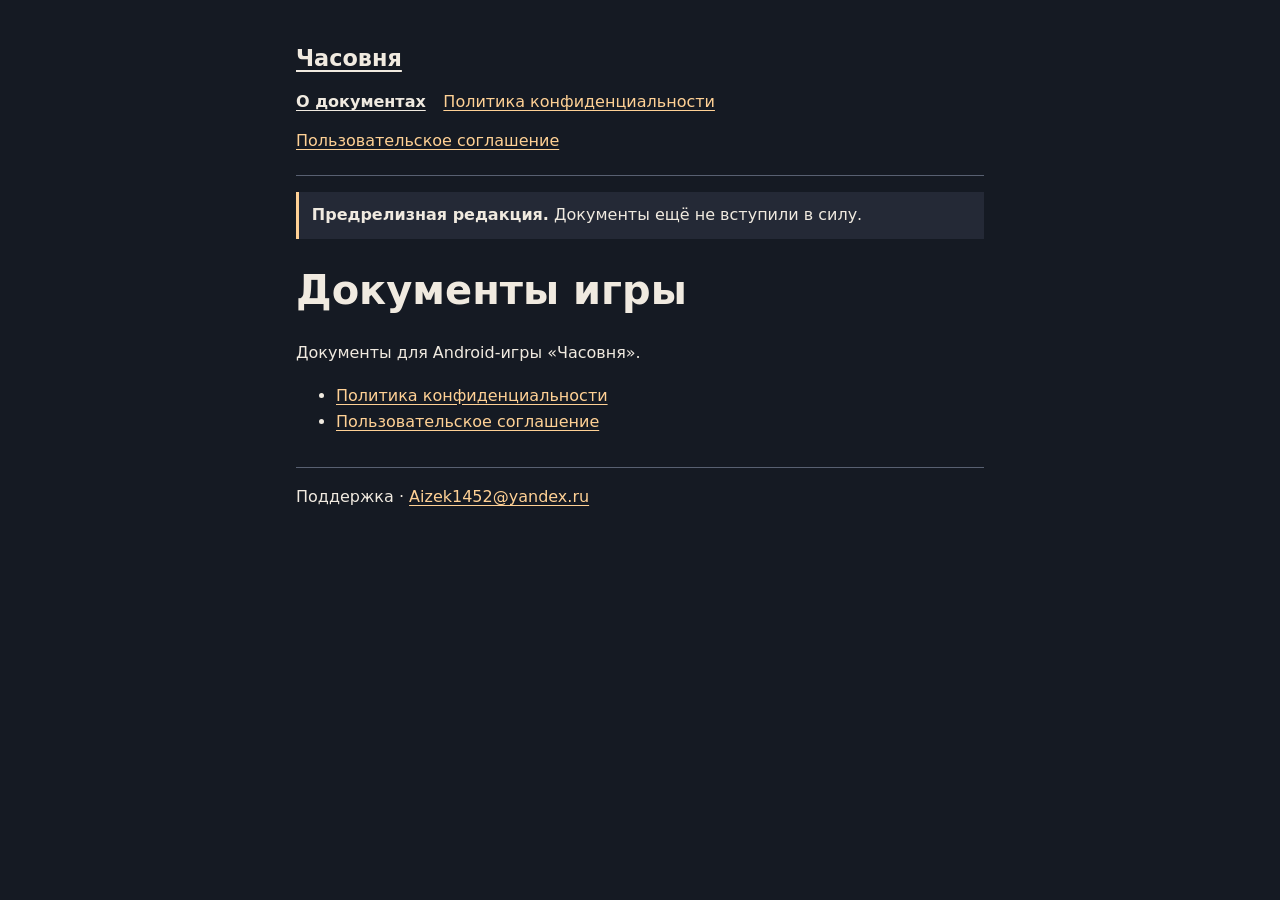
<file: index.html>
<!doctype html>
<html lang="ru">
<head>
  <meta charset="utf-8">
  <meta name="viewport" content="width=device-width, initial-scale=1">
  <meta name="robots" content="noindex, nofollow">
  <title>Документы игры · Часовня</title>
  <link rel="stylesheet" href="style.css">
</head>
<body>
<header>
  <a class="brand" href="index.html">Часовня</a>
  <nav aria-label="Документы">
  <a href="index.html" aria-current="page">О документах</a>
<a href="privacy.html">Политика конфиденциальности</a>
<a href="terms.html">Пользовательское соглашение</a>
  </nav>
</header>
<main>
  <p class="draft"><strong>Предрелизная редакция.</strong> Документы ещё не вступили в силу.</p>
  <h1>Документы игры</h1>
  <p>Документы для Android-игры «Часовня».</p>
  <ul>
    <li><a href="privacy.html">Политика конфиденциальности</a></li>
    <li><a href="terms.html">Пользовательское соглашение</a></li>
  </ul>
</main>
<footer>Поддержка · <a href="mailto:Aizek1452@yandex.ru">Aizek1452@yandex.ru</a></footer>
</body>
</html>
</file>
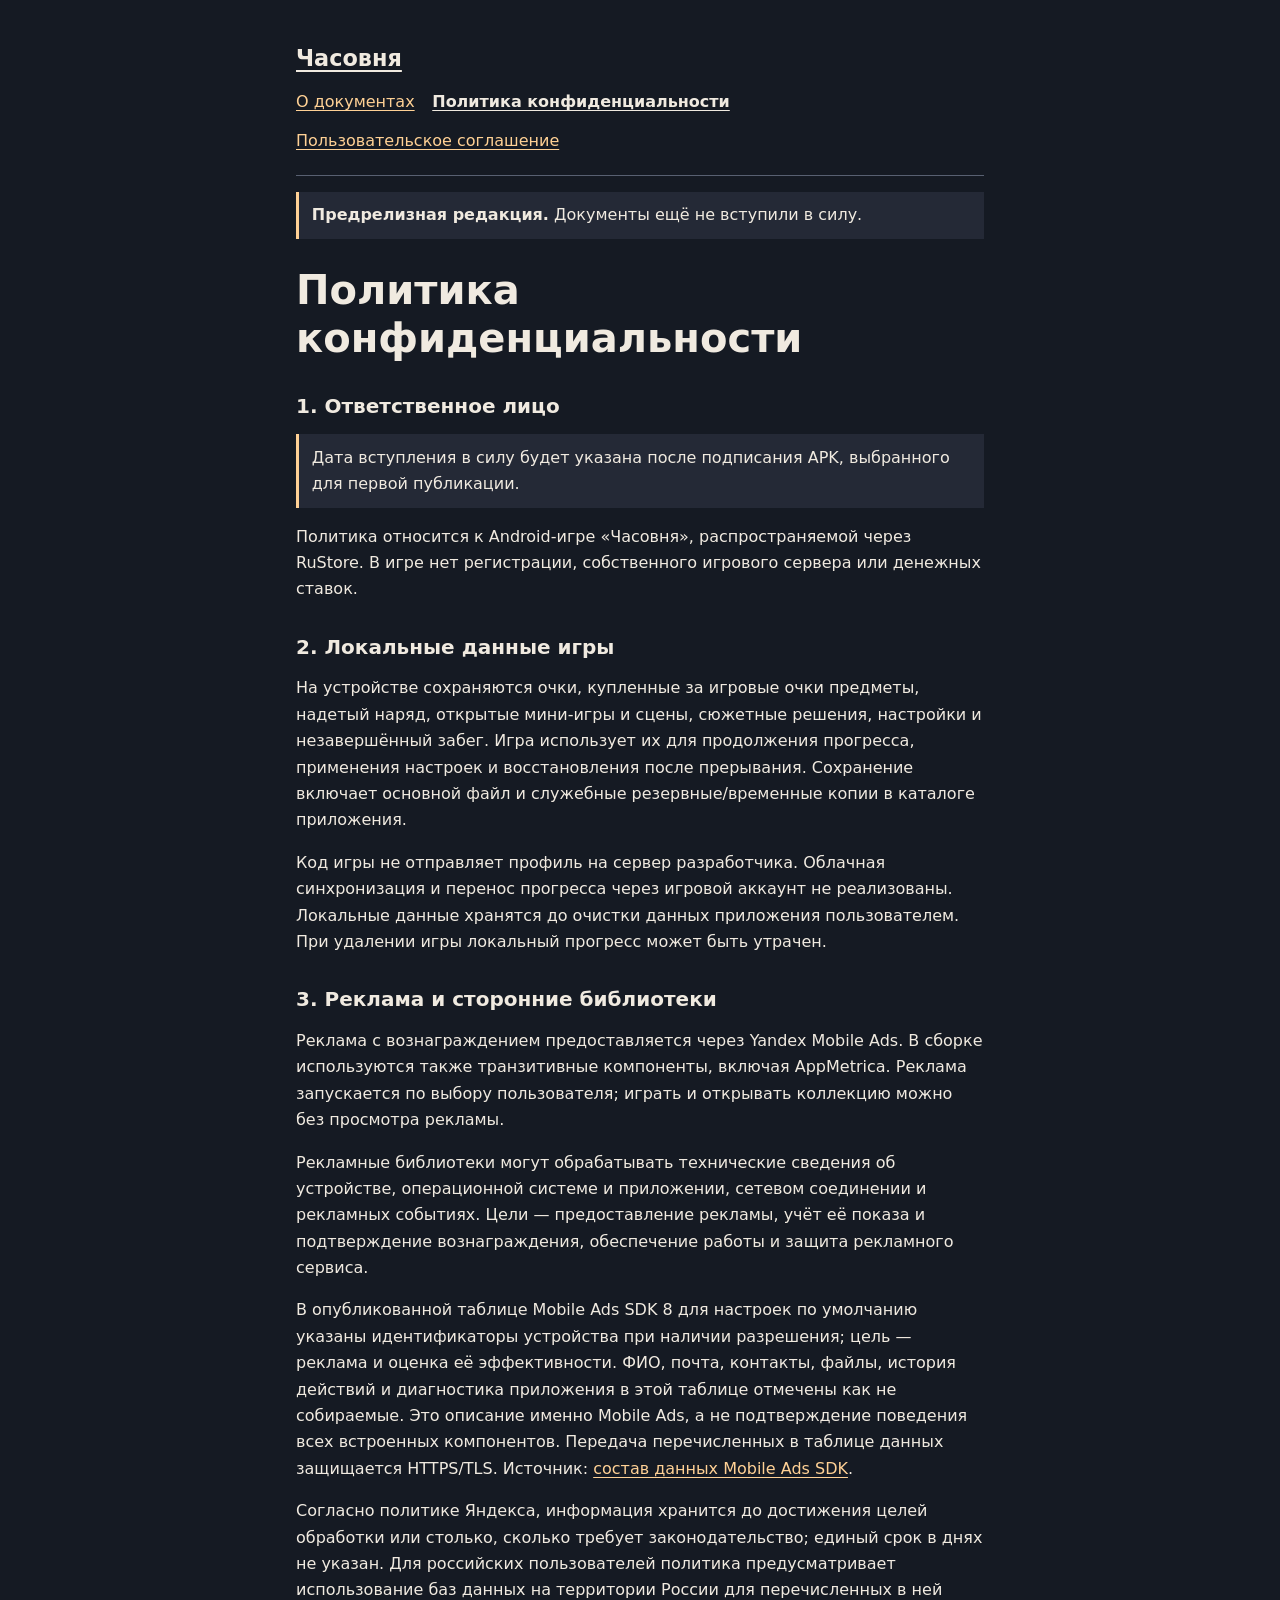
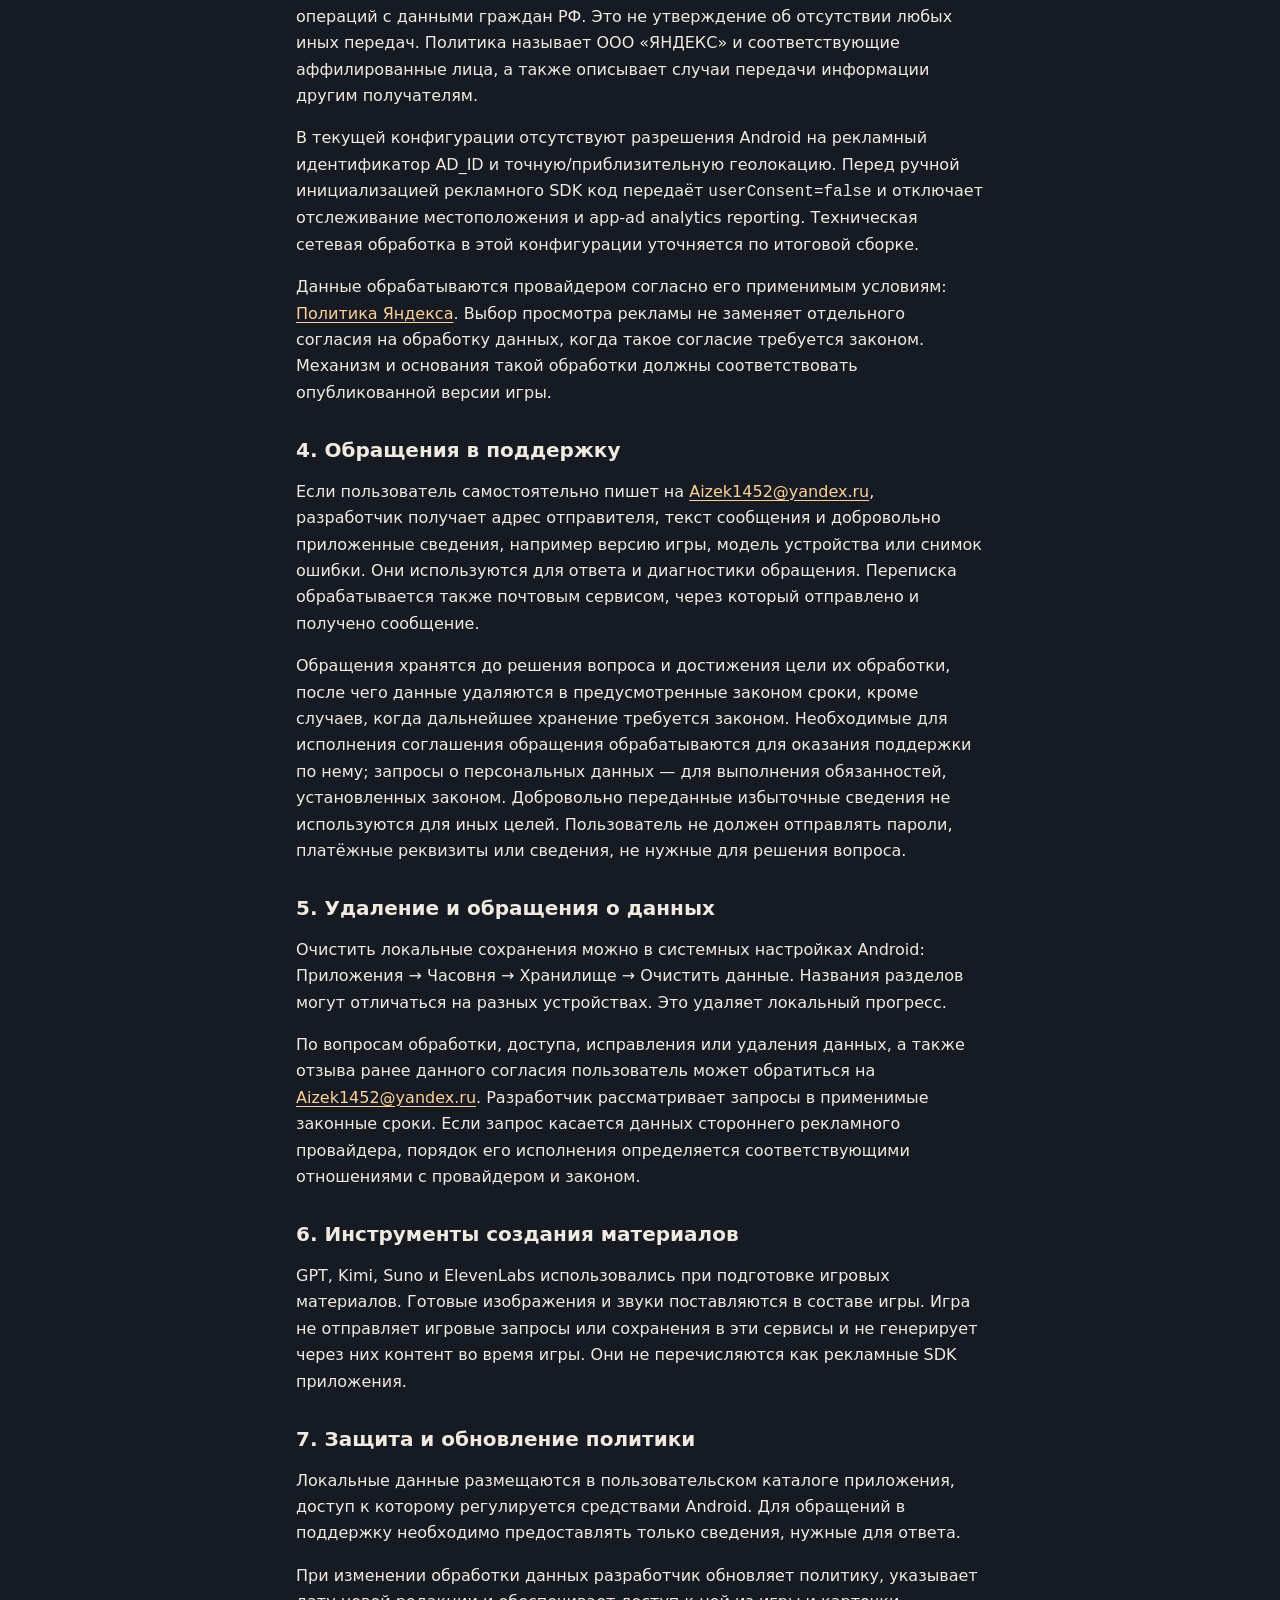
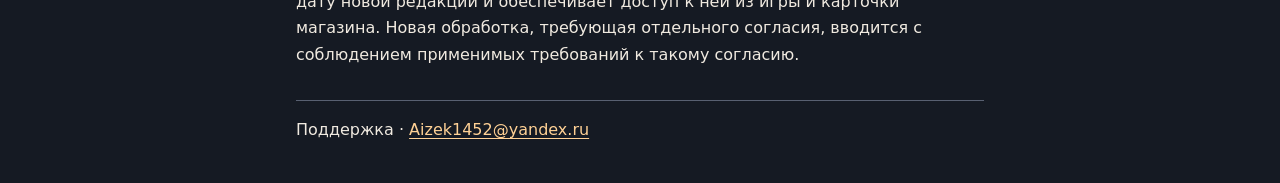
<file: privacy.html>
<!doctype html>
<html lang="ru">
<head>
  <meta charset="utf-8">
  <meta name="viewport" content="width=device-width, initial-scale=1">
  <meta name="robots" content="noindex, nofollow">
  <title>Политика конфиденциальности · Часовня</title>
  <link rel="stylesheet" href="style.css">
</head>
<body>
<header>
  <a class="brand" href="index.html">Часовня</a>
  <nav aria-label="Документы">
  <a href="index.html">О документах</a>
<a href="privacy.html" aria-current="page">Политика конфиденциальности</a>
<a href="terms.html">Пользовательское соглашение</a>
  </nav>
</header>
<main>
  <p class="draft"><strong>Предрелизная редакция.</strong> Документы ещё не вступили в силу.</p>
  <h1>Политика конфиденциальности</h1>
  <h2>1. Ответственное лицо</h2>
  <p class="pending">Дата вступления в силу будет указана после подписания APK, выбранного для первой публикации.</p>
  <p>Политика относится к Android-игре «Часовня», распространяемой через RuStore. В игре нет регистрации, собственного игрового сервера или денежных ставок.</p>
  <h2>2. Локальные данные игры</h2>
  <p>На устройстве сохраняются очки, купленные за игровые очки предметы, надетый наряд, открытые мини-игры и сцены, сюжетные решения, настройки и незавершённый забег. Игра использует их для продолжения прогресса, применения настроек и восстановления после прерывания. Сохранение включает основной файл и служебные резервные/временные копии в каталоге приложения.</p>
  <p>Код игры не отправляет профиль на сервер разработчика. Облачная синхронизация и перенос прогресса через игровой аккаунт не реализованы. Локальные данные хранятся до очистки данных приложения пользователем. При удалении игры локальный прогресс может быть утрачен.</p>
  <h2>3. Реклама и сторонние библиотеки</h2>
  <p>Реклама с вознаграждением предоставляется через Yandex Mobile Ads. В сборке используются также транзитивные компоненты, включая AppMetrica. Реклама запускается по выбору пользователя; играть и открывать коллекцию можно без просмотра рекламы.</p>
  <p>Рекламные библиотеки могут обрабатывать технические сведения об устройстве, операционной системе и приложении, сетевом соединении и рекламных событиях. Цели — предоставление рекламы, учёт её показа и подтверждение вознаграждения, обеспечение работы и защита рекламного сервиса.</p>
  <p>В опубликованной таблице Mobile Ads SDK 8 для настроек по умолчанию указаны идентификаторы устройства при наличии разрешения; цель — реклама и оценка её эффективности. ФИО, почта, контакты, файлы, история действий и диагностика приложения в этой таблице отмечены как не собираемые. Это описание именно Mobile Ads, а не подтверждение поведения всех встроенных компонентов. Передача перечисленных в таблице данных защищается HTTPS/TLS. Источник: <a href="https://ads.yandex.com/helpcenter/ru/dev/android/app-privacy-android">состав данных Mobile Ads SDK</a>.</p>
  <p>Согласно политике Яндекса, информация хранится до достижения целей обработки или столько, сколько требует законодательство; единый срок в днях не указан. Для российских пользователей политика предусматривает использование баз данных на территории России для перечисленных в ней операций с данными граждан РФ. Это не утверждение об отсутствии любых иных передач. Политика называет ООО «ЯНДЕКС» и соответствующие аффилированные лица, а также описывает случаи передачи информации другим получателям.</p>
  <p>В текущей конфигурации отсутствуют разрешения Android на рекламный идентификатор AD_ID и точную/приблизительную геолокацию. Перед ручной инициализацией рекламного SDK код передаёт <code>userConsent=false</code> и отключает отслеживание местоположения и app-ad analytics reporting. Техническая сетевая обработка в этой конфигурации уточняется по итоговой сборке.</p>
  <p>Данные обрабатываются провайдером согласно его применимым условиям: <a href="https://yandex.ru/legal/confidential/">Политика Яндекса</a>. Выбор просмотра рекламы не заменяет отдельного согласия на обработку данных, когда такое согласие требуется законом. Механизм и основания такой обработки должны соответствовать опубликованной версии игры.</p>
  <h2>4. Обращения в поддержку</h2>
  <p>Если пользователь самостоятельно пишет на <a href="mailto:Aizek1452@yandex.ru">Aizek1452@yandex.ru</a>, разработчик получает адрес отправителя, текст сообщения и добровольно приложенные сведения, например версию игры, модель устройства или снимок ошибки. Они используются для ответа и диагностики обращения. Переписка обрабатывается также почтовым сервисом, через который отправлено и получено сообщение.</p>
  <p>Обращения хранятся до решения вопроса и достижения цели их обработки, после чего данные удаляются в предусмотренные законом сроки, кроме случаев, когда дальнейшее хранение требуется законом. Необходимые для исполнения соглашения обращения обрабатываются для оказания поддержки по нему; запросы о персональных данных — для выполнения обязанностей, установленных законом. Добровольно переданные избыточные сведения не используются для иных целей. Пользователь не должен отправлять пароли, платёжные реквизиты или сведения, не нужные для решения вопроса.</p>
  <h2>5. Удаление и обращения о данных</h2>
  <p>Очистить локальные сохранения можно в системных настройках Android: Приложения → Часовня → Хранилище → Очистить данные. Названия разделов могут отличаться на разных устройствах. Это удаляет локальный прогресс.</p>
  <p>По вопросам обработки, доступа, исправления или удаления данных, а также отзыва ранее данного согласия пользователь может обратиться на <a href="mailto:Aizek1452@yandex.ru">Aizek1452@yandex.ru</a>. Разработчик рассматривает запросы в применимые законные сроки. Если запрос касается данных стороннего рекламного провайдера, порядок его исполнения определяется соответствующими отношениями с провайдером и законом.</p>
  <h2>6. Инструменты создания материалов</h2>
  <p>GPT, Kimi, Suno и ElevenLabs использовались при подготовке игровых материалов. Готовые изображения и звуки поставляются в составе игры. Игра не отправляет игровые запросы или сохранения в эти сервисы и не генерирует через них контент во время игры. Они не перечисляются как рекламные SDK приложения.</p>
  <h2>7. Защита и обновление политики</h2>
  <p>Локальные данные размещаются в пользовательском каталоге приложения, доступ к которому регулируется средствами Android. Для обращений в поддержку необходимо предоставлять только сведения, нужные для ответа.</p>
  <p>При изменении обработки данных разработчик обновляет политику, указывает дату новой редакции и обеспечивает доступ к ней из игры и карточки магазина. Новая обработка, требующая отдельного согласия, вводится с соблюдением применимых требований к такому согласию.</p>
</main>
<footer>Поддержка · <a href="mailto:Aizek1452@yandex.ru">Aizek1452@yandex.ru</a></footer>
</body>
</html>
</file>
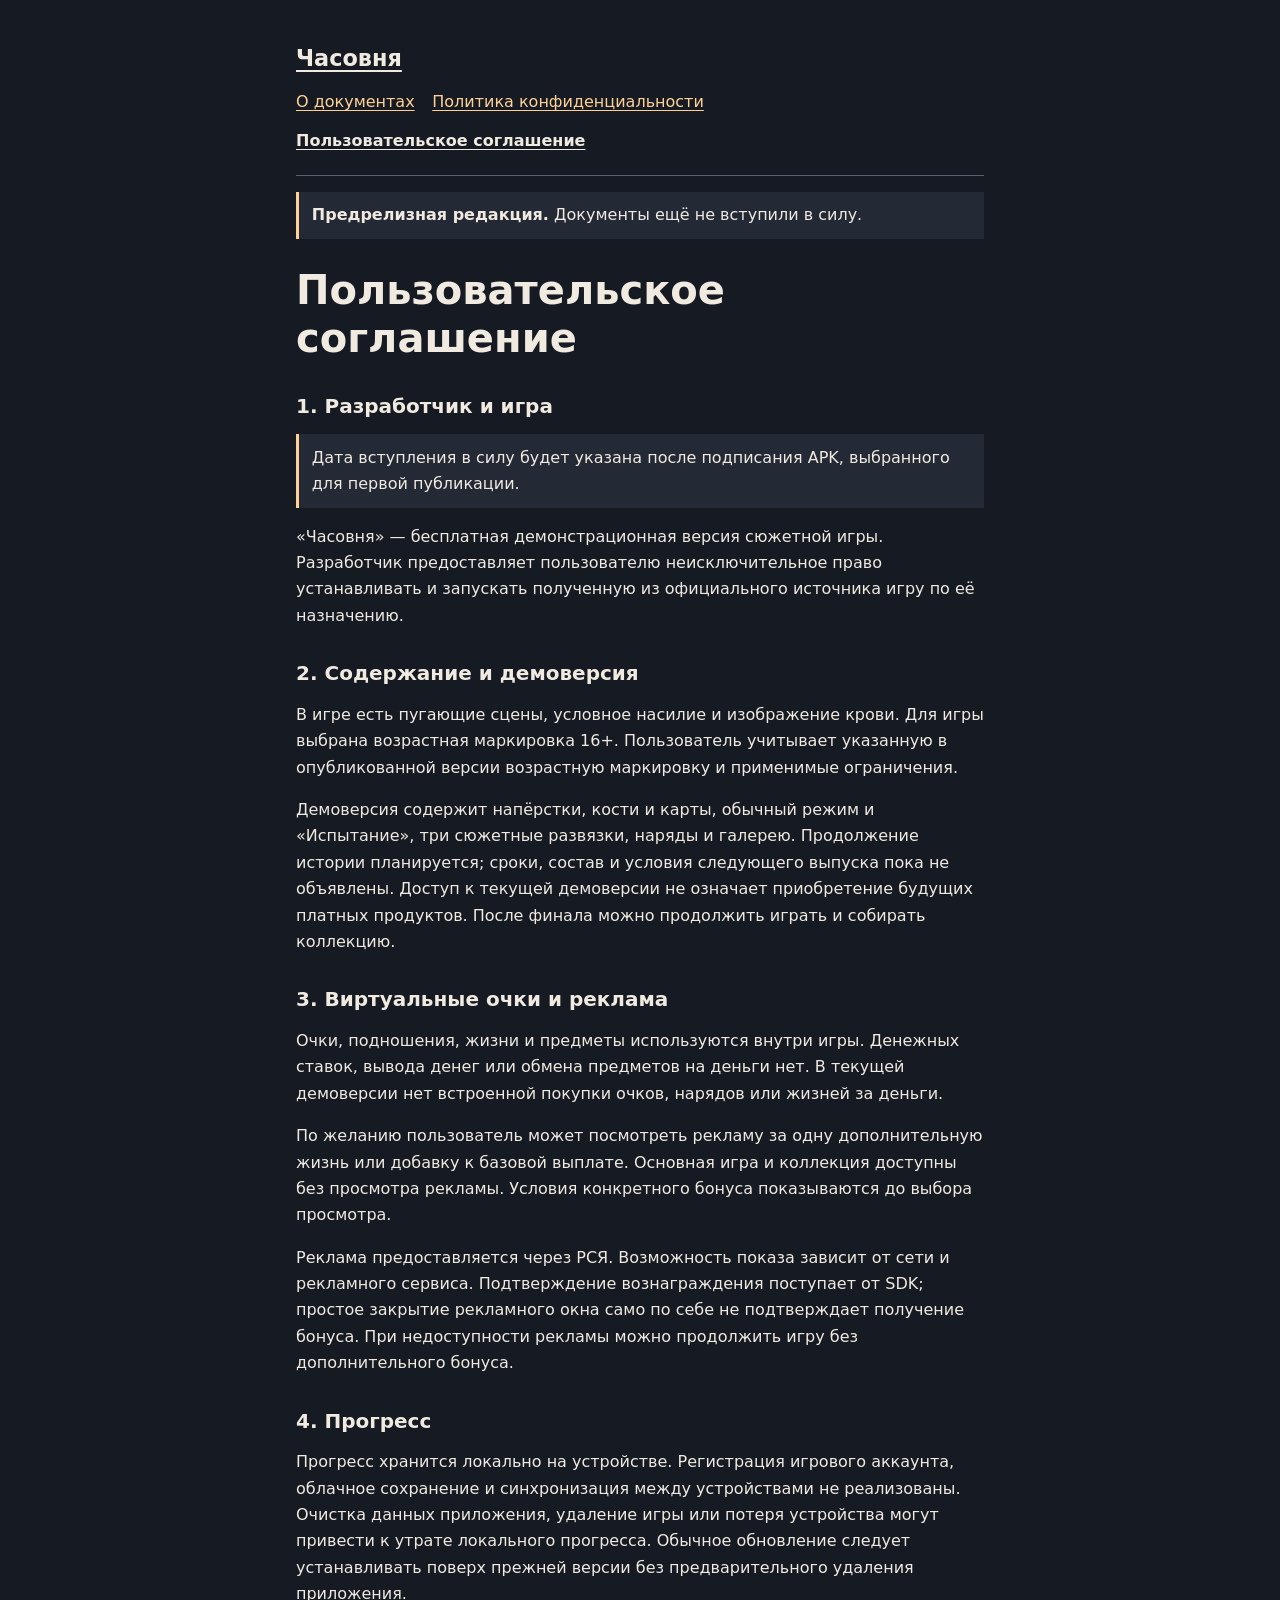
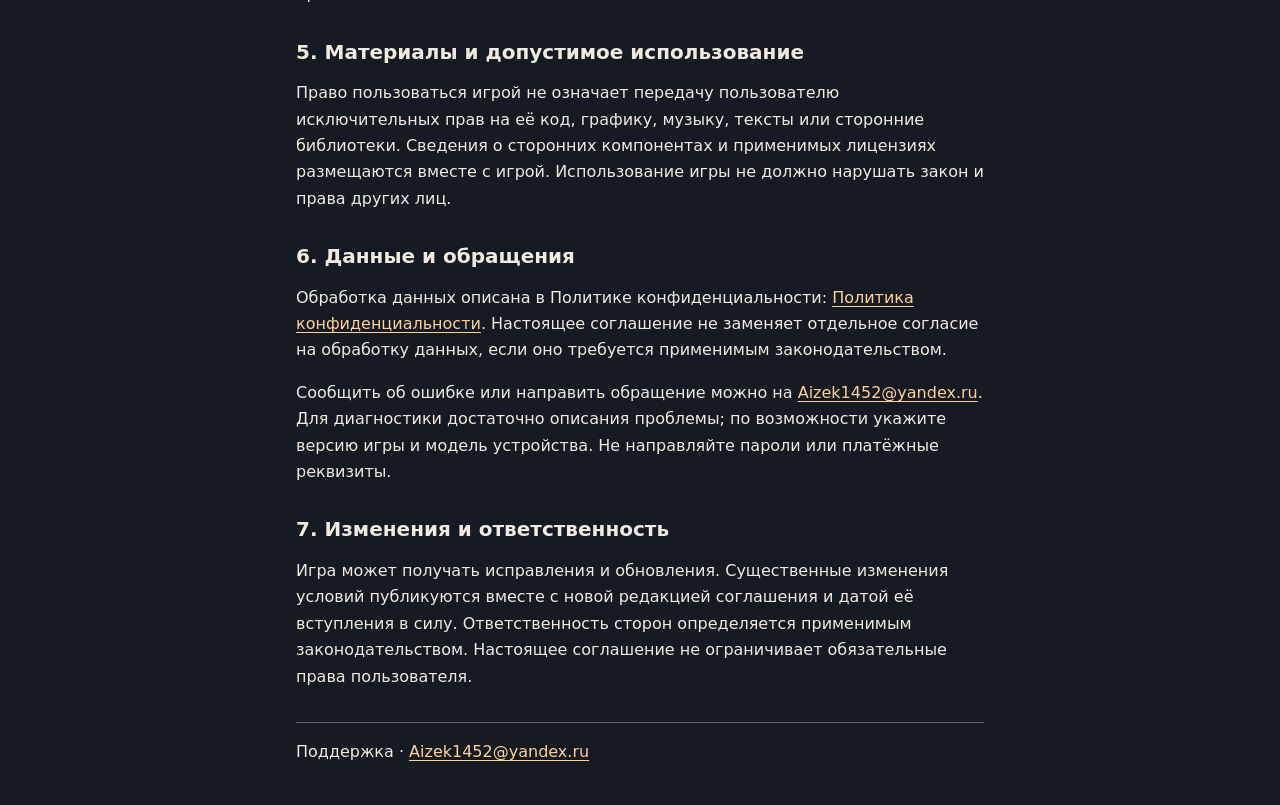
<file: terms.html>
<!doctype html>
<html lang="ru">
<head>
  <meta charset="utf-8">
  <meta name="viewport" content="width=device-width, initial-scale=1">
  <meta name="robots" content="noindex, nofollow">
  <title>Пользовательское соглашение · Часовня</title>
  <link rel="stylesheet" href="style.css">
</head>
<body>
<header>
  <a class="brand" href="index.html">Часовня</a>
  <nav aria-label="Документы">
  <a href="index.html">О документах</a>
<a href="privacy.html">Политика конфиденциальности</a>
<a href="terms.html" aria-current="page">Пользовательское соглашение</a>
  </nav>
</header>
<main>
  <p class="draft"><strong>Предрелизная редакция.</strong> Документы ещё не вступили в силу.</p>
  <h1>Пользовательское соглашение</h1>
  <h2>1. Разработчик и игра</h2>
  <p class="pending">Дата вступления в силу будет указана после подписания APK, выбранного для первой публикации.</p>
  <p>«Часовня» — бесплатная демонстрационная версия сюжетной игры. Разработчик предоставляет пользователю неисключительное право устанавливать и запускать полученную из официального источника игру по её назначению.</p>
  <h2>2. Содержание и демоверсия</h2>
  <p>В игре есть пугающие сцены, условное насилие и изображение крови. Для игры выбрана возрастная маркировка 16+. Пользователь учитывает указанную в опубликованной версии возрастную маркировку и применимые ограничения.</p>
  <p>Демоверсия содержит напёрстки, кости и карты, обычный режим и «Испытание», три сюжетные развязки, наряды и галерею. Продолжение истории планируется; сроки, состав и условия следующего выпуска пока не объявлены. Доступ к текущей демоверсии не означает приобретение будущих платных продуктов. После финала можно продолжить играть и собирать коллекцию.</p>
  <h2>3. Виртуальные очки и реклама</h2>
  <p>Очки, подношения, жизни и предметы используются внутри игры. Денежных ставок, вывода денег или обмена предметов на деньги нет. В текущей демоверсии нет встроенной покупки очков, нарядов или жизней за деньги.</p>
  <p>По желанию пользователь может посмотреть рекламу за одну дополнительную жизнь или добавку к базовой выплате. Основная игра и коллекция доступны без просмотра рекламы. Условия конкретного бонуса показываются до выбора просмотра.</p>
  <p>Реклама предоставляется через РСЯ. Возможность показа зависит от сети и рекламного сервиса. Подтверждение вознаграждения поступает от SDK; простое закрытие рекламного окна само по себе не подтверждает получение бонуса. При недоступности рекламы можно продолжить игру без дополнительного бонуса.</p>
  <h2>4. Прогресс</h2>
  <p>Прогресс хранится локально на устройстве. Регистрация игрового аккаунта, облачное сохранение и синхронизация между устройствами не реализованы. Очистка данных приложения, удаление игры или потеря устройства могут привести к утрате локального прогресса. Обычное обновление следует устанавливать поверх прежней версии без предварительного удаления приложения.</p>
  <h2>5. Материалы и допустимое использование</h2>
  <p>Право пользоваться игрой не означает передачу пользователю исключительных прав на её код, графику, музыку, тексты или сторонние библиотеки. Сведения о сторонних компонентах и применимых лицензиях размещаются вместе с игрой. Использование игры не должно нарушать закон и права других лиц.</p>
  <h2>6. Данные и обращения</h2>
  <p>Обработка данных описана в Политике конфиденциальности: <a href="privacy.html">Политика конфиденциальности</a>. Настоящее соглашение не заменяет отдельное согласие на обработку данных, если оно требуется применимым законодательством.</p>
  <p>Сообщить об ошибке или направить обращение можно на <a href="mailto:Aizek1452@yandex.ru">Aizek1452@yandex.ru</a>. Для диагностики достаточно описания проблемы; по возможности укажите версию игры и модель устройства. Не направляйте пароли или платёжные реквизиты.</p>
  <h2>7. Изменения и ответственность</h2>
  <p>Игра может получать исправления и обновления. Существенные изменения условий публикуются вместе с новой редакцией соглашения и датой её вступления в силу. Ответственность сторон определяется применимым законодательством. Настоящее соглашение не ограничивает обязательные права пользователя.</p>
</main>
<footer>Поддержка · <a href="mailto:Aizek1452@yandex.ru">Aizek1452@yandex.ru</a></footer>
</body>
</html>
</file>
<file: style.css>
* { box-sizing: border-box; }
html { background: #151a23; color: #f0eae0; }
body { max-width: 48rem; margin: auto; padding: clamp(1rem, 4vw, 2.5rem);
       font: 1rem/1.65 system-ui, sans-serif; overflow-wrap: anywhere; }
header { border-bottom: 1px solid #586071; padding-bottom: 1rem; }
.brand { display: block; font-size: 1.4rem; font-weight: 700; color: inherit; margin-bottom: .5rem; }
nav { display: flex; flex-wrap: wrap; gap: .3rem 1.1rem; }
nav a { padding: .25rem 0; }
nav a[aria-current="page"] { color: #f0eae0; font-weight: 700; }
a { color: #ffd195; text-underline-offset: .16em; }
a:focus-visible { outline: 2px solid #ffd195; outline-offset: 3px; }
h1, h2 { line-height: 1.2; }
h1 { font-size: clamp(1.65rem, 5vw, 2.5rem); }
h2 { font-size: 1.25rem; margin-top: 2rem; }
.draft, .pending { border-left: 3px solid #ffd195; background: #242936; padding: .65rem .8rem; }
footer { margin-top: 2rem; padding-top: 1rem; border-top: 1px solid #586071; }
</file>
